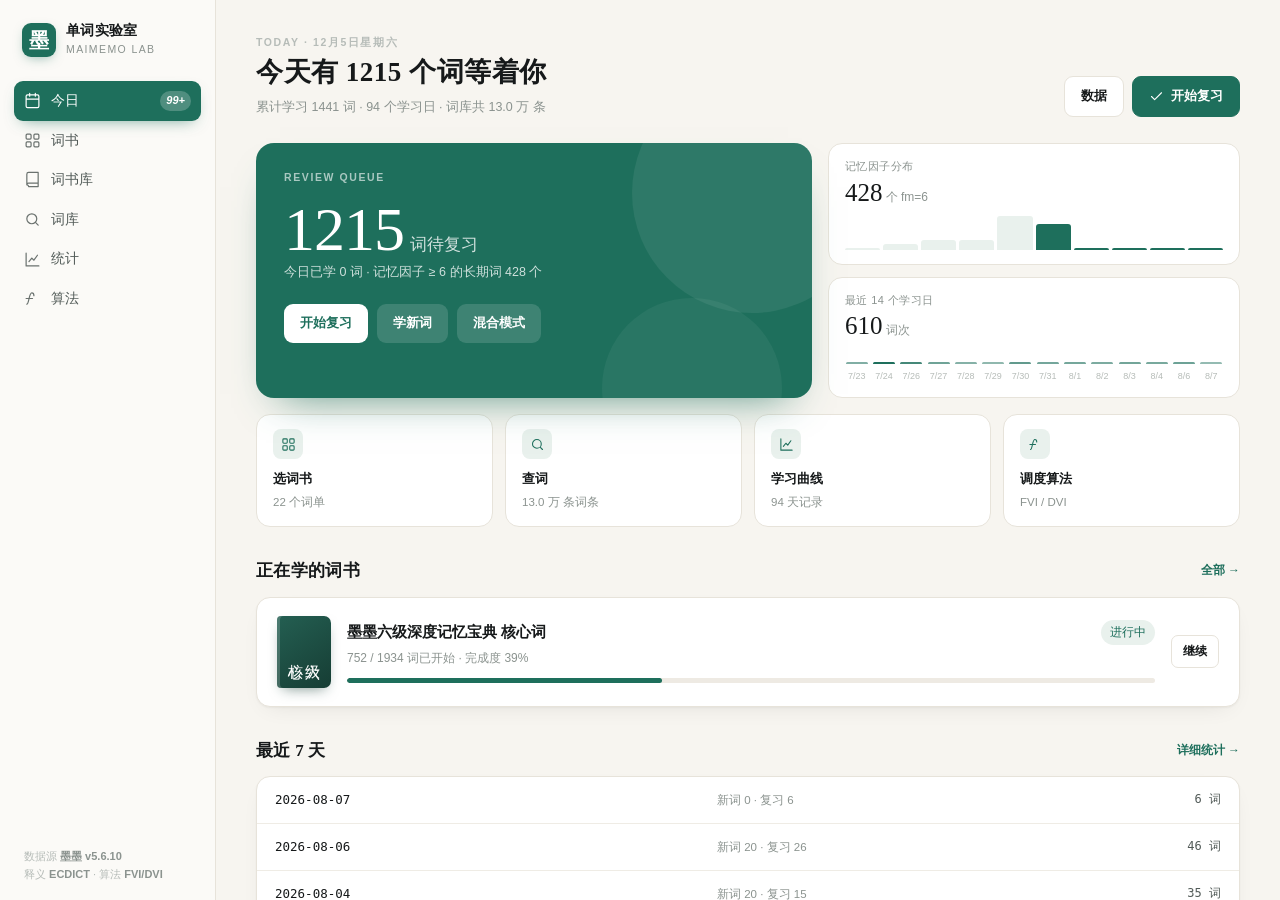
<file: index.html>
<!DOCTYPE html>
<html lang="zh-CN">
<head>
<meta charset="utf-8">
<meta name="viewport" content="width=device-width, initial-scale=1, viewport-fit=cover">
<title>墨 · 单词实验室</title>
<link rel="stylesheet" href="style.css">
<meta name="theme-color" content="#f7f5f0">
<link rel="manifest" href="manifest.webmanifest">
<meta name="apple-mobile-web-app-capable" content="yes">
<meta name="apple-mobile-web-app-status-bar-style" content="default">
<meta name="apple-mobile-web-app-title" content="墨墨单词">
<link rel="apple-touch-icon" href="icon-192.png">
<script src="store.js"></script>
</head>
<body>
<div id="app">
  <aside class="sidebar">
    <div class="brand">
      <div class="seal">墨</div>
      <div class="t"><b>单词实验室</b><span>Maimemo Lab</span></div>
    </div>
    <nav id="nav"></nav>
    <div class="side-foot">
      数据源 <b>墨墨 v5.6.10</b><br>
      释义 <b>ECDICT</b> · 算法 <b>FVI/DVI</b>
    </div>
  </aside>
  <main class="main" id="main"></main>
</div>
<div class="toast" id="toast"></div>
<script src="app.js"></script>
<script>if("serviceWorker" in navigator){addEventListener("load",function(){navigator.serviceWorker.register("sw.js").catch(function(){})});}</script>
</body>
</html>
</file>
<file: style.css>
:root {
  --paper: #f7f5f0;
  --paper-2: #fbfaf7;
  --card: #ffffff;
  --ink: #16191a;
  --ink-2: #525b58;
  --ink-3: #8b938f;
  --ink-4: #b6bcb8;
  --line: #e7e3da;
  --line-2: #efece5;
  --green: #1e6f5c;
  --green-2: #2b8a72;
  --green-soft: #e9f1ed;
  --amber: #b8862f;
  --amber-soft: #f8f1e2;
  --red: #b0432f;
  --red-soft: #f8ebe7;
  --blue: #3a5f8a;
  --blue-soft: #ebeff5;
  --serif: "Songti SC", "Source Han Serif SC", "STSong", Georgia, "Times New Roman", serif;
  --sans: -apple-system, BlinkMacSystemFont, "Segoe UI", "PingFang SC", "Hiragino Sans GB",
          "Microsoft YaHei", "Helvetica Neue", sans-serif;
  --mono: "SF Mono", "JetBrains Mono", Consolas, monospace;
  --r: 14px;
  --shadow: 0 1px 2px rgba(22, 25, 26, .04), 0 8px 24px -12px rgba(22, 25, 26, .12);
}

* { box-sizing: border-box; margin: 0; padding: 0; }

html, body { height: 100%; }

body {
  font-family: var(--sans);
  background: var(--paper);
  color: var(--ink);
  font-size: 14px;
  line-height: 1.6;
  -webkit-font-smoothing: antialiased;
  overflow: hidden;
}

button, input, select { font-family: inherit; font-size: inherit; color: inherit; }
button { cursor: pointer; border: none; background: none; }
a { color: inherit; text-decoration: none; }
::selection { background: rgba(30, 111, 92, .16); }

/* ---------------- 布局 ---------------- */
#app { display: flex; height: 100vh; }

.sidebar {
  width: 216px; flex: 0 0 216px;
  background: var(--paper-2);
  border-right: 1px solid var(--line);
  display: flex; flex-direction: column;
  padding: 22px 14px 14px;
  gap: 4px;
}
.brand { display: flex; align-items: center; gap: 10px; padding: 0 8px 20px; }
.brand .seal {
  width: 34px; height: 34px; border-radius: 9px;
  background: var(--green); color: #fff;
  display: grid; place-items: center;
  font-family: var(--serif); font-size: 20px; font-weight: 600;
  box-shadow: 0 4px 12px -4px rgba(30,111,92,.5);
}
.brand .t { line-height: 1.25; }
.brand .t b { display: block; font-size: 14px; letter-spacing: .3px; }
.brand .t span { font-size: 10.5px; color: var(--ink-3); letter-spacing: 1.4px; text-transform: uppercase; }

.nav-item {
  display: flex; align-items: center; gap: 10px;
  padding: 9px 10px; border-radius: 9px;
  color: var(--ink-2); font-size: 13.5px; font-weight: 500;
  transition: background .15s, color .15s;
  position: relative;
}
.nav-item svg { width: 17px; height: 17px; stroke-width: 1.7; opacity: .85; }
.nav-item:hover { background: #f0ede6; color: var(--ink); }
.nav-item.on { background: var(--green); color: #fff; box-shadow: 0 6px 16px -8px rgba(30,111,92,.7); }
.nav-item.on svg { opacity: 1; }
.nav-item .badge {
  margin-left: auto; font-size: 11px; font-weight: 600;
  background: var(--red); color: #fff; padding: 1px 6px; border-radius: 20px;
}
.nav-item.on .badge { background: rgba(255,255,255,.22); }
.nav-sep { height: 1px; background: var(--line); margin: 10px 8px; }
.nav-label { font-size: 10.5px; color: var(--ink-4); letter-spacing: 1.2px; padding: 6px 10px 2px; text-transform: uppercase; }

.side-foot { margin-top: auto; font-size: 11px; color: var(--ink-4); padding: 10px 10px 2px; line-height: 1.7; }
.side-foot b { color: var(--ink-3); font-weight: 600; }

.main { flex: 1; overflow-y: auto; overflow-x: hidden; position: relative; }
.page { max-width: 1080px; margin: 0 auto; padding: 34px 40px 80px; }

/* ---------------- 通用 ---------------- */
.page-head { display: flex; align-items: flex-end; justify-content: space-between; gap: 20px; margin-bottom: 26px; }
.page-head h1 { font-family: var(--serif); font-size: 27px; font-weight: 600; letter-spacing: .5px; }
.page-head p { color: var(--ink-3); font-size: 12.5px; margin-top: 3px; }
.eyebrow { font-size: 10.5px; letter-spacing: 1.6px; text-transform: uppercase; color: var(--ink-4); font-weight: 600; }

.card { background: var(--card); border: 1px solid var(--line); border-radius: var(--r); box-shadow: var(--shadow); }
.card-pad { padding: 20px 22px; }

.grid { display: grid; gap: 16px; }
.row { display: flex; gap: 12px; align-items: center; }
.muted { color: var(--ink-3); }
.small { font-size: 12px; }
.mono { font-family: var(--mono); }

.btn {
  display: inline-flex; align-items: center; justify-content: center; gap: 7px;
  padding: 9px 16px; border-radius: 9px; font-size: 13px; font-weight: 600;
  background: #fff; border: 1px solid var(--line); color: var(--ink);
  transition: all .15s; white-space: nowrap;
}
.btn:hover { border-color: var(--ink-4); transform: translateY(-1px); }
.btn.primary { background: var(--green); color: #fff; border-color: var(--green); }
.btn.primary:hover { background: var(--green-2); border-color: var(--green-2); }
.btn.ghost { background: transparent; border-color: transparent; color: var(--ink-2); }
.btn.ghost:hover { background: #f0ede6; }
.btn.sm { padding: 6px 11px; font-size: 12px; border-radius: 7px; }
.btn:disabled { opacity: .45; cursor: not-allowed; transform: none; }

.chip {
  display: inline-flex; align-items: center; gap: 5px;
  padding: 3px 9px; border-radius: 20px; font-size: 11.5px; font-weight: 500;
  background: #f1eee8; color: var(--ink-2); white-space: nowrap;
}
.chip.green { background: var(--green-soft); color: var(--green); }
.chip.amber { background: var(--amber-soft); color: var(--amber); }
.chip.red { background: var(--red-soft); color: var(--red); }
.chip.blue { background: var(--blue-soft); color: var(--blue); }

.bar { height: 5px; border-radius: 20px; background: #eeeae3; overflow: hidden; }
.bar > i { display: block; height: 100%; border-radius: 20px; background: var(--green); transition: width .4s; }

.input {
  width: 100%; padding: 9px 12px; border: 1px solid var(--line); border-radius: 9px;
  background: #fff; outline: none; transition: border-color .15s, box-shadow .15s;
}
.input:focus { border-color: var(--green-2); box-shadow: 0 0 0 3px rgba(43,138,114,.12); }

/* ---------------- 今日 ---------------- */
.hero {
  display: grid; grid-template-columns: 1.35fr 1fr; gap: 16px; margin-bottom: 16px;
}
.hero-main {
  background: var(--green); color: #fff; border: none;
  border-radius: 18px; padding: 26px 28px; position: relative; overflow: hidden;
  box-shadow: 0 20px 40px -24px rgba(30,111,92,.8);
}
.hero-main::after {
  content: ""; position: absolute; right: -60px; top: -70px; width: 240px; height: 240px;
  border-radius: 50%; background: rgba(255,255,255,.07);
}
.hero-main::before {
  content: ""; position: absolute; right: 30px; bottom: -80px; width: 180px; height: 180px;
  border-radius: 50%; background: rgba(255,255,255,.05);
}
.hero-main .eyebrow { color: rgba(255,255,255,.62); }
.hero-num { font-family: var(--serif); font-size: 62px; line-height: 1; margin: 12px 0 2px; letter-spacing: -1px; }
.hero-num small { font-size: 17px; font-family: var(--sans); font-weight: 500; opacity: .8; margin-left: 6px; letter-spacing: 0; }
.hero-sub { font-size: 12.5px; color: rgba(255,255,255,.78); margin-bottom: 22px; }
.hero-actions { display: flex; gap: 9px; position: relative; z-index: 2; }
.hero-actions .btn { border: none; }
.hero-actions .btn.w { background: #fff; color: var(--green); }
.hero-actions .btn.o { background: rgba(255,255,255,.14); color: #fff; }
.hero-actions .btn.o:hover { background: rgba(255,255,255,.24); }

.hero-side { display: grid; grid-template-rows: 1fr 1fr; gap: 12px; }
.stat-box { background: var(--card); border: 1px solid var(--line); border-radius: var(--r); padding: 14px 16px; }
.stat-box .k { font-size: 11px; color: var(--ink-3); letter-spacing: .4px; }
.stat-box .v { font-family: var(--serif); font-size: 25px; line-height: 1.2; margin-top: 2px; }
.stat-box .v small { font-size: 12px; color: var(--ink-3); font-family: var(--sans); margin-left: 3px; }

.fm-strip { display: flex; gap: 3px; align-items: flex-end; height: 34px; margin-top: 8px; }
.fm-strip i { flex: 1; background: var(--green-soft); border-radius: 3px 3px 0 0; min-height: 2px; }
.fm-strip i.hi { background: var(--green); }

.quick { display: grid; grid-template-columns: repeat(4, 1fr); gap: 12px; margin-top: 16px; }
.quick a { background: var(--card); border: 1px solid var(--line); border-radius: var(--r); padding: 14px 16px; transition: all .16s; }
.quick a:hover { border-color: var(--green-2); box-shadow: var(--shadow); transform: translateY(-2px); }
.quick .q-ico { width: 30px; height: 30px; border-radius: 8px; display: grid; place-items: center; background: var(--green-soft); color: var(--green); margin-bottom: 10px; }
.quick b { display: block; font-size: 13px; }
.quick span { font-size: 11.5px; color: var(--ink-3); }

.section-title { display: flex; align-items: center; justify-content: space-between; margin: 30px 0 12px; }
.section-title h2 { font-family: var(--serif); font-size: 17px; font-weight: 600; letter-spacing: .3px; }
.section-title a { font-size: 12px; color: var(--green); font-weight: 600; }

.book-card { display: flex; gap: 16px; align-items: center; padding: 18px 20px; }
.book-spine {
  width: 54px; height: 72px; border-radius: 4px 7px 7px 4px; flex: 0 0 54px;
  background: linear-gradient(145deg, #245f52, #163d34);
  box-shadow: inset 3px 0 0 rgba(255,255,255,.18), 0 6px 14px -6px rgba(22,61,52,.6);
  color: #fff; display: grid; place-items: center; font-family: var(--serif); font-size: 15px;
  line-height: 1.15; text-align: center; padding: 4px; writing-mode: vertical-rl;
}

/* ---------------- 学习 ---------------- */
.study-wrap { height: 100vh; display: flex; flex-direction: column; background: var(--paper); }
.study-top {
  display: flex; align-items: center; gap: 16px; padding: 14px 26px;
  border-bottom: 1px solid var(--line); background: var(--paper-2);
}
.study-top .prog { flex: 1; max-width: 320px; }
.study-top .prog .bar { height: 4px; }
.study-stage { flex: 1; display: flex; align-items: center; justify-content: center; padding: 24px; overflow-y: auto; }
.study-card {
  width: min(680px, 100%); background: var(--card); border: 1px solid var(--line);
  border-radius: 20px; box-shadow: 0 30px 60px -40px rgba(22,25,26,.35);
  padding: 34px 40px 28px; position: relative; min-height: 430px;
  display: flex; flex-direction: column;
  animation: cardIn .32s cubic-bezier(.2,.8,.3,1);
}
@keyframes cardIn { from { opacity: 0; transform: translateY(14px) scale(.985); } }
.study-card .meta { display: flex; align-items: center; justify-content: space-between; margin-bottom: 20px; }
.word-big { font-family: var(--serif); font-size: 52px; line-height: 1.15; letter-spacing: -.5px; word-break: break-word; }
.word-big.small { font-size: 38px; }
.phon { font-family: var(--mono); font-size: 13.5px; color: var(--ink-3); margin-top: 8px; display: flex; align-items: center; gap: 10px; }
.speak {
  width: 28px; height: 28px; border-radius: 50%; background: var(--green-soft); color: var(--green);
  display: grid; place-items: center; transition: all .15s;
}
.speak:hover { background: var(--green); color: #fff; }
.speak svg { width: 14px; height: 14px; }

.reveal-zone {
  margin-top: 22px; border-top: 1px dashed var(--line); padding-top: 20px; min-height: 96px; flex: 1;
}
.verdict {
  grid-column: 1 / -1; display: flex; align-items: center; justify-content: center; gap: 12px;
  padding: 14px; background: var(--green-soft); border-radius: 11px; color: var(--green);
}
.verdict b { font-family: var(--serif); font-size: 23px; font-weight: 600; }
.verdict .v-label { font-size: 12px; opacity: .75; }
.verdict .v-sub { font-size: 11.5px; color: var(--ink-3); }
.hint-click { color: var(--ink-4); font-size: 12.5px; text-align: center; padding: 26px 0; }
.trans { font-size: 16px; line-height: 1.85; white-space: pre-wrap; }
.trans .pos-tag { font-family: var(--mono); font-size: 11.5px; color: var(--green); background: var(--green-soft); padding: 1px 6px; border-radius: 4px; margin-right: 7px; vertical-align: 1px; }
.def-en { font-size: 12.5px; color: var(--ink-3); margin-top: 10px; line-height: 1.7; white-space: pre-wrap; }
.word-extra { margin-top: 14px; display: flex; flex-wrap: wrap; gap: 6px; max-width: 100%; overflow: hidden; }
.word-extra .chip { display: inline-block; max-width: 100%; overflow: hidden; text-overflow: ellipsis; }

.answer-row { display: grid; grid-template-columns: repeat(4, 1fr); gap: 10px; margin-top: 22px; }
.ans {
  padding: 13px 8px; border-radius: 11px; border: 1px solid var(--line); background: #fff;
  text-align: center; transition: all .14s; position: relative; overflow: hidden;
}
.ans:hover { transform: translateY(-2px); box-shadow: var(--shadow); }
.ans b { display: block; font-size: 13.5px; font-weight: 600; white-space: nowrap; }
.ans span { font-size: 10.5px; color: var(--ink-4); display: block; white-space: nowrap; }
.ans kbd { position: absolute; top: 5px; left: 7px; font-family: var(--mono); font-size: 9.5px; color: var(--ink-4); }
.ans.a1:hover { border-color: #d9a79b; background: #fdf6f4; }
.ans.a2:hover { border-color: #ddc497; background: #fdf9f0; }
.ans.a3:hover { border-color: #8bbfae; background: #f3faf7; }
.ans.a4:hover { border-color: #a9bcd2; background: #f4f7fb; }

.feedback {
  margin-top: 14px; font-size: 12.5px; text-align: center; color: var(--ink-3);
  min-height: 20px; transition: opacity .2s;
}
.feedback b { color: var(--green); }

.spell-box { margin-top: 18px; }
.spell-slot { display: flex; gap: 6px; justify-content: center; margin-bottom: 14px; flex-wrap: wrap; }
.spell-slot i {
  width: 22px; height: 30px; border-bottom: 2px solid var(--line);
  display: grid; place-items: center; font-family: var(--mono); font-size: 20px; font-style: normal;
  color: var(--ink);
}
.spell-slot i.done { border-color: var(--green); }
.spell-slot i.space { border: none; width: 12px; }

.empty { text-align: center; padding: 80px 20px; color: var(--ink-3); }
.empty h3 { font-family: var(--serif); font-size: 22px; color: var(--ink); margin-bottom: 8px; }

/* ---------------- 词书 ---------------- */
.deck-grid { display: grid; grid-template-columns: repeat(auto-fill, minmax(290px, 1fr)); gap: 14px; }
.deck { padding: 18px 20px; display: flex; flex-direction: column; gap: 12px; transition: all .16s; }
.deck:hover { border-color: var(--green-2); box-shadow: var(--shadow); }
.deck h3 { font-size: 14.5px; font-weight: 600; line-height: 1.4; }
.deck .note { font-size: 11.5px; color: var(--ink-3); }
.deck-foot { display: flex; align-items: center; justify-content: space-between; margin-top: auto; padding-top: 4px; }

.booklist { display: flex; flex-direction: column; }
.brow { display: flex; align-items: center; gap: 14px; padding: 13px 18px; border-bottom: 1px solid var(--line-2); }
.brow:last-child { border-bottom: none; }
.brow:hover { background: #fcfbf8; }
.brow .n { flex: 1; font-size: 13.5px; font-weight: 500; }
.brow .a { font-size: 11.5px; color: var(--ink-3); }
.brow .c { font-family: var(--mono); font-size: 12px; color: var(--ink-2); width: 62px; text-align: right; }

.toolbar { display: flex; gap: 10px; align-items: center; margin-bottom: 16px; flex-wrap: wrap; }
.toolbar .grow { flex: 1; }
.seg { display: inline-flex; background: #eeeae3; border-radius: 9px; padding: 3px; gap: 2px; }
.seg button { padding: 5px 12px; border-radius: 7px; font-size: 12px; color: var(--ink-2); font-weight: 500; white-space: nowrap; }
.seg button.on { background: #fff; color: var(--ink); box-shadow: 0 1px 3px rgba(0,0,0,.08); }

.alpha { display: flex; flex-wrap: wrap; gap: 3px; margin-bottom: 14px; }
.alpha button { width: 27px; height: 27px; border-radius: 7px; font-size: 12px; font-family: var(--mono); color: var(--ink-2); }
.alpha button:hover { background: #eeeae3; }
.alpha button.on { background: var(--green); color: #fff; }

.wrow { display: flex; align-items: baseline; gap: 14px; padding: 10px 16px; border-bottom: 1px solid var(--line-2); cursor: pointer; }
.wrow:hover { background: #fcfbf8; }
.wrow .w {
  font-family: var(--serif); font-size: 16px; width: 200px; flex: 0 0 200px;
  overflow: hidden; text-overflow: ellipsis; white-space: nowrap;
}
.wrow .p { font-family: var(--mono); font-size: 11.5px; color: var(--ink-4); width: 130px; flex: 0 0 130px; overflow: hidden; white-space: nowrap; }
.wrow .t { flex: 1; font-size: 12.5px; color: var(--ink-2); overflow: hidden; text-overflow: ellipsis; white-space: nowrap; }
.wrow .s { font-size: 10.5px; color: var(--ink-4); flex: 0 0 auto; }

/* 详情弹层 */
.modal-bg {
  position: fixed; inset: 0; background: rgba(22,25,26,.32); backdrop-filter: blur(3px);
  display: grid; place-items: center; z-index: 60; animation: fade .18s;
}
@keyframes fade { from { opacity: 0; } }
.modal {
  width: min(600px, 92vw); max-height: 84vh; overflow-y: auto; background: var(--card);
  border-radius: 18px; padding: 28px 30px; box-shadow: 0 40px 80px -30px rgba(0,0,0,.5);
  animation: cardIn .24s;
}
.modal h2 { font-family: var(--serif); font-size: 34px; font-weight: 600; }
.modal .close { position: absolute; top: 16px; right: 18px; }
.dl { display: grid; grid-template-columns: 76px 1fr; gap: 8px 14px; font-size: 13px; margin-top: 18px; }
.dl dt { color: var(--ink-4); font-size: 11.5px; padding-top: 2px; }
.dl dd { color: var(--ink-2); }

/* ---------------- 统计 ---------------- */
.chart-card { padding: 20px 22px; }
.chart-card h3 { font-size: 13px; font-weight: 600; margin-bottom: 3px; }
.chart-card .sub { font-size: 11.5px; color: var(--ink-3); margin-bottom: 16px; }
.heat-grid {
  display: grid; grid-template-rows: repeat(7, 12px); grid-auto-flow: column;
  grid-auto-columns: 12px; gap: 3px;
}
.heat-grid i { border-radius: 2.5px; width: 12px; height: 12px; }
.heat-days {
  display: grid; grid-template-rows: repeat(7, 12px); gap: 3px;
  font-size: 9px; color: var(--ink-4); line-height: 12px; text-align: right;
}
.heat-days span { width: 12px; }
.lgd { display: flex; align-items: center; gap: 8px; font-size: 10.5px; color: var(--ink-4); margin-top: 10px; }
.lgd span { display: flex; gap: 3px; }
.lgd i { width: 10px; height: 10px; border-radius: 2px; }

/* ---------------- 统计（新版） ---------------- */
.kpis { display: grid; grid-template-columns: repeat(4, 1fr); gap: 12px; }
.kpi { background: var(--card); border: 1px solid var(--line); border-radius: var(--r); padding: 15px 17px; }
.kpi .k { font-size: 11px; color: var(--ink-3); letter-spacing: .4px; }
.kpi .v { font-family: var(--serif); font-size: 29px; line-height: 1.15; margin-top: 2px; }
.kpi .v small { font-size: 12px; font-family: var(--sans); color: var(--ink-3); margin-left: 3px; }
.kpi .ks { font-size: 11.5px; color: var(--ink-3); margin-top: 6px; line-height: 1.65; }

.streak-line { display: flex; flex-wrap: wrap; gap: 8px; margin-top: 12px; }
.streak-line button.chip { cursor: pointer; font-family: inherit; border: none; }
.streak-line button.chip:hover { background: #e9e5dd; }

.cal-wrap { display: grid; grid-template-columns: 1.3fr 1fr; gap: 16px; align-items: start; }
.cal-card, .day-card { min-width: 0; }
.cal-card { padding: 18px 20px 16px; }
.cal-head { display: flex; align-items: flex-start; justify-content: space-between; gap: 12px; margin-bottom: 12px; }
.cal-head b { font-family: var(--serif); font-size: 18px; font-weight: 600; }
.cal-week { display: grid; grid-template-columns: repeat(7, 1fr); gap: 5px; margin-bottom: 5px; }
.cal-week span { text-align: center; font-size: 10.5px; color: var(--ink-4); }
.cal-grid { display: grid; grid-template-columns: repeat(7, 1fr); gap: 5px; }
.cal-day {
  height: 44px; border-radius: 9px; background: #faf8f4; border: 1px solid var(--line-2);
  display: flex; flex-direction: column; align-items: center; justify-content: center; gap: 1px;
  transition: transform .12s, box-shadow .12s;
}
.cal-day:hover { transform: translateY(-1px); box-shadow: var(--shadow); }
.cal-day .dn { font-size: 13px; color: var(--ink-2); line-height: 1; }
.cal-day .dv { font-size: 9.5px; color: var(--ink-4); font-family: var(--mono); line-height: 1; }
.cal-day.lv1 { background: #d7e8e1; }
.cal-day.lv2 { background: #a9cdc1; }
.cal-day.lv3 { background: #63a390; }
.cal-day.lv4 { background: #1e6f5c; }
.cal-day.lv3 .dn { color: #fff; }
.cal-day.lv3 .dv { color: rgba(255,255,255,.8); }
.cal-day.lv4 .dn { color: #fff; }
.cal-day.lv4 .dv { color: rgba(255,255,255,.75); }
.cal-day.out { opacity: .34; }
.cal-day.today { box-shadow: inset 0 0 0 1.5px var(--amber); }
.cal-day.sel { box-shadow: inset 0 0 0 2px var(--green); }
.cal-day.sel .dn { color: var(--ink); font-weight: 600; }
.cal-day.lv3.sel .dn, .cal-day.lv4.sel .dn { color: #fff; }
.cal-foot { display: flex; align-items: center; justify-content: space-between; gap: 12px; margin-top: 12px; flex-wrap: wrap; }

.strip { margin-top: 14px; padding-top: 13px; border-top: 1px dashed var(--line); overflow-x: auto; }
.strip-months { position: relative; height: 14px; font-size: 9.5px; color: var(--ink-4); width: max-content; }
.strip-months span { position: absolute; top: 2px; white-space: nowrap; }
.strip-body { display: flex; gap: 4px; margin-top: 2px; }
.strip-dows { display: grid; grid-template-rows: repeat(7, 11px); gap: 2px; font-size: 8px; color: var(--ink-4); text-align: right; }
.strip-dows span { width: 12px; display: grid; place-items: center end; }
.strip-grid { display: grid; grid-template-rows: repeat(7, 11px); grid-auto-flow: column; gap: 2px; }
.strip-grid i { width: 11px; height: 11px; border-radius: 2px; background: #f1eee7; }
.strip-grid i.lv1 { background: #d7e8e1; }
.strip-grid i.lv2 { background: #a9cdc1; }
.strip-grid i.lv3 { background: #63a390; }
.strip-grid i.lv4 { background: #1e6f5c; }
.strip-grid i.blank { background: transparent; }
.strip-grid i.sc { cursor: pointer; }
.strip-grid i.sc:hover { outline: 1px solid var(--ink-4); }
.strip-grid i.sc.sel { box-shadow: 0 0 0 1.5px var(--green); }

.day-card { min-height: 452px; padding: 18px 20px; }
.dp-head { display: flex; align-items: flex-start; justify-content: space-between; gap: 10px; }
.dp-head h3 { font-family: var(--serif); font-size: 23px; font-weight: 600; margin-top: 2px; }
.dp-kpis { display: grid; grid-template-columns: repeat(4, 1fr); gap: 8px; margin: 16px 0 14px; }
.dp-kpis > div { background: #faf8f4; border: 1px solid var(--line-2); border-radius: 10px; padding: 9px 8px; text-align: center; }
.dp-kpis .k { font-size: 10.5px; color: var(--ink-3); }
.dp-kpis .v { font-family: var(--serif); font-size: 19px; line-height: 1.3; }
.dp-kpis .v small { font-size: 11px; color: var(--ink-3); font-family: var(--sans); }
.dp-seg { display: flex; height: 11px; border-radius: 20px; overflow: hidden; background: #eeeae3; }
.dp-seg i { height: 100%; }
.dp-legend { display: flex; flex-wrap: wrap; gap: 12px; margin-top: 9px; font-size: 11.5px; color: var(--ink-3); }
.dp-legend i { display: inline-block; width: 8px; height: 8px; border-radius: 2px; margin-right: 5px; }
.dp-legend b { color: var(--ink-2); font-weight: 600; }
.dp-sub { font-size: 11.5px; color: var(--ink-3); margin: 16px 0 8px; }
.dp-words { display: flex; flex-wrap: wrap; gap: 6px; max-height: 178px; overflow-y: auto; padding-right: 2px; }
.dp-words::-webkit-scrollbar { width: 5px; }
.dp-words::-webkit-scrollbar-thumb { background: #ded9cf; border-radius: 4px; }
.wc {
  display: inline-flex; align-items: baseline; gap: 6px; padding: 5px 10px;
  border: 1px solid var(--line); border-radius: 8px; background: #fff; transition: all .14s;
}
.wc:hover { border-color: var(--green-2); background: #f6faf8; }
.wc b { font-family: var(--serif); font-size: 13.5px; font-weight: 600; }
.wc span { font-size: 11px; color: var(--ink-3); }
.wc em { font-style: normal; font-size: 10px; color: var(--ink-4); font-family: var(--mono); }
.dp-empty { text-align: center; padding: 52px 14px; }
.dp-empty-ico { color: var(--ink-4); opacity: .6; }
.dp-empty h4 { font-family: var(--serif); font-size: 17px; margin: 10px 0 5px; }

.bars { display: flex; gap: 10px; overflow-x: auto; padding-bottom: 2px; }
.baxis { flex: 0 0 30px; display: flex; flex-direction: column; justify-content: space-between;
  height: 148px; text-align: right; font-size: 9.5px; color: var(--ink-4); font-family: var(--mono); }
.bcols { flex: 1; display: flex; align-items: flex-end; gap: 2px; }
.bcol { flex: 1; min-width: 4px; height: 174px; display: flex; flex-direction: column;
  justify-content: flex-end; align-items: center; cursor: pointer; border-radius: 5px; }
.bcol:hover { background: #f2f0ea; }
.btrack { width: 100%; height: 148px; display: flex; align-items: flex-end; justify-content: center; }
.bbar { width: 100%; max-width: 24px; background: #a8cabd; border-radius: 3px 3px 1px 1px;
  position: relative; overflow: hidden; min-height: 0; }
.bbar i { position: absolute; left: 0; right: 0; bottom: 0; background: var(--green); }
.bcol.sel .bbar { box-shadow: 0 0 0 2px var(--green); }
.blab { font-size: 8.5px; color: var(--ink-4); margin-top: 5px; white-space: nowrap; font-family: var(--mono); }

.resp-row { display: grid; grid-template-columns: 50px 1fr 46px 38px; align-items: center;
  gap: 9px; font-size: 12px; margin-bottom: 9px; }
.resp-row .rn { color: var(--ink-2); }
.rtrack { height: 8px; background: #f2efe9; border-radius: 20px; overflow: hidden; }
.rtrack i { display: block; height: 100%; border-radius: 20px; }
.resp-row .rv { text-align: right; color: var(--ink-2); }
.resp-row .rp { text-align: right; color: var(--ink-4); }

.tip {
  position: fixed; transform: translate(-50%, -100%); background: var(--ink); color: #fff;
  padding: 8px 12px; border-radius: 10px; font-size: 11.5px; z-index: 80; pointer-events: none;
  display: flex; flex-direction: column; gap: 2px; box-shadow: 0 12px 28px -12px rgba(0,0,0,.5);
}
.tip b { font-weight: 600; }
.tip span { color: rgba(255,255,255,.75); }

/* ---------------- 算法 ---------------- */
.algo-hero { display: grid; grid-template-columns: repeat(3, 1fr); gap: 12px; margin-bottom: 16px; }
.calc-row { display: flex; gap: 18px; align-items: center; flex-wrap: wrap; }
.calc-row select { padding: 8px 10px; border: 1px solid var(--line); border-radius: 8px; background: #fff; }
.calc-out { font-family: var(--serif); font-size: 38px; color: var(--green); line-height: 1; }
.code {
  background: #f6f4ef; border: 1px solid var(--line); border-radius: 10px; padding: 14px 16px;
  font-family: var(--mono); font-size: 12px; line-height: 1.75; color: var(--ink-2); overflow-x: auto;
  white-space: pre;
}
.code .c { color: var(--ink-4); }
.code .k { color: var(--green); font-weight: 600; }

table.tbl { width: 100%; border-collapse: collapse; font-size: 12.5px; }
table.tbl th { text-align: left; font-weight: 600; color: var(--ink-3); font-size: 11px; letter-spacing: .4px; padding: 8px 10px; border-bottom: 1px solid var(--line); }
table.tbl td { padding: 8px 10px; border-bottom: 1px solid var(--line-2); }
table.tbl tr:last-child td { border-bottom: none; }
table.tbl td.num { font-family: var(--mono); }

/* ---------------- 其它 ---------------- */
.toast {
  position: fixed; bottom: 26px; left: 50%; transform: translateX(-50%) translateY(10px);
  background: var(--ink); color: #fff; padding: 9px 18px; border-radius: 22px; font-size: 12.5px;
  opacity: 0; transition: all .22s; z-index: 90; pointer-events: none;
}
.toast.on { opacity: 1; transform: translateX(-50%) translateY(0); }
.spin {
  width: 18px; height: 18px; border: 2px solid var(--line); border-top-color: var(--green);
  border-radius: 50%; animation: sp .7s linear infinite;
}
@keyframes sp { to { transform: rotate(360deg); } }

@media (max-width: 900px) {
  /* 侧边栏 → 底部标签栏，手机上更像原生 App */
  #app { display: block; min-height: 100vh; }
  /* 手机屏窄，标题和右侧按钮并排会把标题挤到折行，改成上下排 */
  .page-head { flex-direction: column; align-items: flex-start; gap: 14px; margin-bottom: 20px; }
  .page-head h1 { font-size: 22px; line-height: 1.32; }
  .page { padding: 22px 16px calc(58px + env(safe-area-inset-bottom, 0px) + 28px); }
  .sidebar {
    position: fixed; left: 0; right: 0; bottom: 0;
    width: auto; flex: none; height: 58px;
    flex-direction: row; align-items: center;
    padding: 0 4px;
    padding-bottom: env(safe-area-inset-bottom, 0px);
    background: rgba(247, 245, 240, .94);
    -webkit-backdrop-filter: saturate(1.4) blur(14px);
    backdrop-filter: saturate(1.4) blur(14px);
    border-right: 0; border-top: 1px solid var(--line);
    z-index: 60;
  }
  .brand, .nav-label, .side-foot { display: none; }
  #nav { display: flex; flex-direction: row; width: 100%; align-items: center; gap: 2px; }
  .nav-item { flex: 1; flex-direction: column; gap: 2px; padding: 6px 0 5px; border-radius: 10px; }
  .nav-item span { font-size: 10px; letter-spacing: 0; }
  .nav-item svg { width: 19px; height: 19px; }
  .nav-item.on { box-shadow: none; }
  /* 徽标贴在图标右上外侧，不压图标笔画 */
  .nav-item .badge {
    position: absolute; top: 7px; right: 50%; margin-right: -31px;
    font-size: 8.5px; line-height: 13px; padding: 0 3px;
  }
  .main { overflow: visible; }
  .page { padding: 22px 16px 96px; }
  /* 学习时沉浸式：藏起底部栏，卡片占满真机可视高度 */
  body.studying .sidebar { display: none; }
  body.studying .page { padding: 0; }
  .study-wrap { height: 100vh; height: 100dvh; }
  .hero { grid-template-columns: 1fr; }
  .quick { grid-template-columns: repeat(2, 1fr); }
  /* 卡片撑满屏幕，四个按钮自然落到拇指能按到的位置 */
  .study-stage { align-items: stretch; padding: 12px 12px calc(12px + env(safe-area-inset-bottom, 0px)); }
  .study-card { padding: 22px 18px; min-height: 0; }
  .word-big { font-size: 38px; }
  .study-top { padding: 10px 12px; gap: 8px; flex-wrap: wrap; }
  .study-top .prog { order: 3; flex-basis: 100%; max-width: none; }
  .study-top .small { display: none; }
  .study-card .meta > .small { display: none; }
  .answer-row { gap: 6px; }
  .ans { padding: 11px 3px; }
  .ans b { font-size: 12px; }
  .ans span { display: none; }
  .trans { font-size: 15px; }
  .wrow .w { width: 118px; flex: 0 0 118px; font-size: 14.5px; }
  .wrow .p { display: none; }
  .kpis { grid-template-columns: repeat(2, 1fr); }
  .cal-wrap { grid-template-columns: 1fr; }
  .day-card { min-height: auto; }
  .cal-day { height: 40px; }
  .dp-kpis { grid-template-columns: repeat(2, 1fr); }
  .resp-row { grid-template-columns: 40px 1fr 42px 34px; gap: 7px; }
  .bcol { min-width: 3px; }
}
</file>
